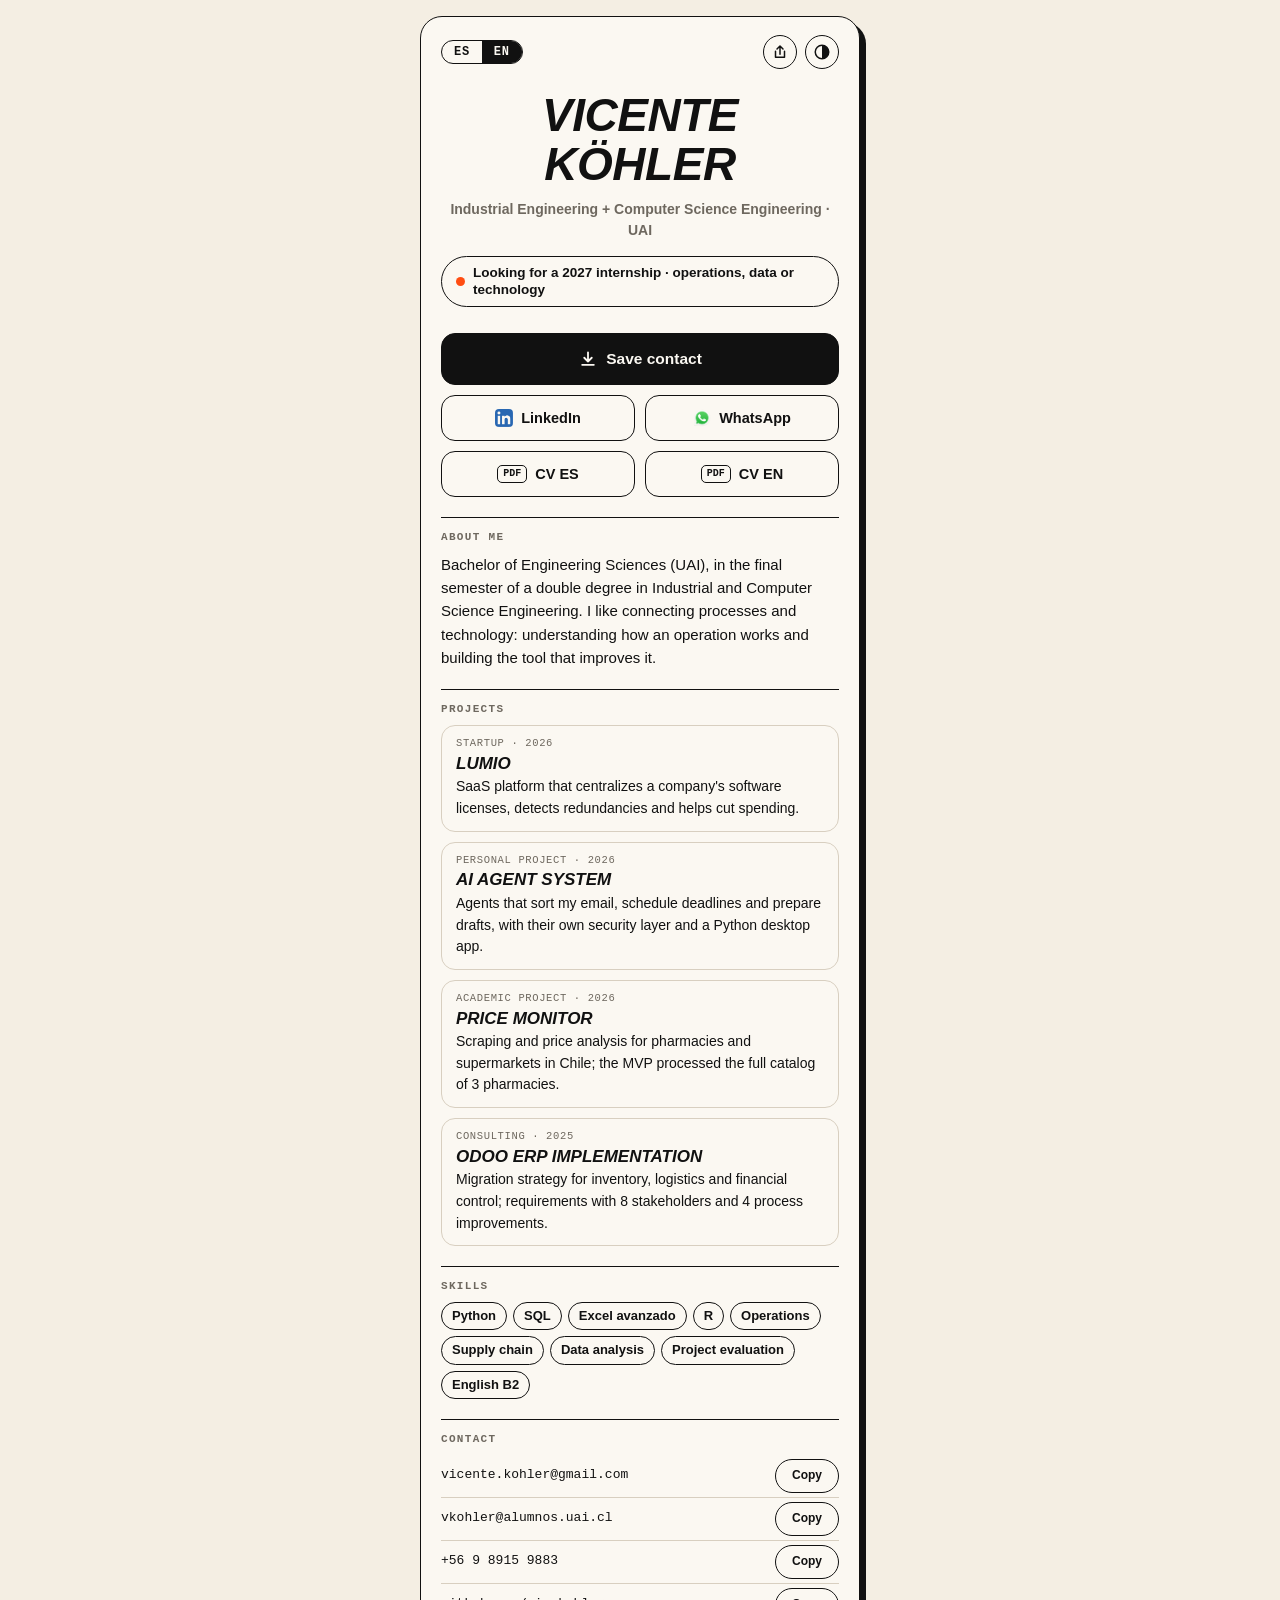
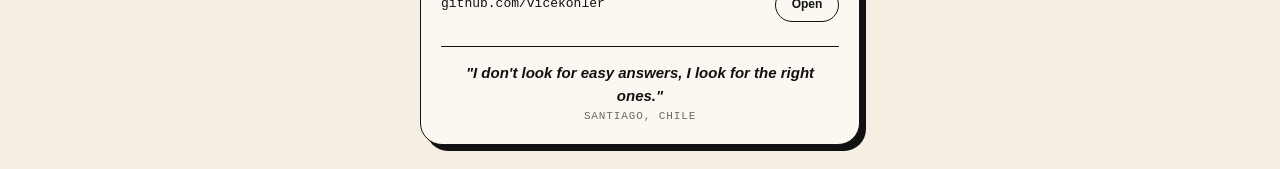
<file: index.html>
<!DOCTYPE html>
<html lang="es">
<head>
  <meta charset="UTF-8">
  <meta name="viewport" content="width=device-width, initial-scale=1, viewport-fit=cover">
  <title>Vicente Köhler</title>
  <meta name="description" content="Vicente Köhler · Ingeniería Civil Industrial e Informática (UAI). Busco práctica profesional 2027 en operaciones, datos o tecnología.">
  <meta property="og:title" content="Vicente Köhler">
  <meta property="og:description" content="Ingeniería Civil Industrial e Informática (UAI) · Busco práctica 2027 en operaciones, datos o tecnología.">
  <meta property="og:url" content="https://vicekohler.github.io/tarjeta-vicente/">
  <meta name="theme-color" content="#f4eee3">
  <link rel="icon" href="assets/icono.svg" type="image/svg+xml">
  <link rel="apple-touch-icon" href="assets/icono-180.png">
  <meta property="og:image" content="https://vicekohler.github.io/tarjeta-vicente/assets/vista-previa.png">
  <meta property="og:image:width" content="1200">
  <meta property="og:image:height" content="630">
  <meta name="twitter:card" content="summary_large_image">
  <!-- Solo se cargan archivos propios y las fuentes de Google; ningún script de terceros. -->
  <meta http-equiv="Content-Security-Policy" content="default-src 'self'; script-src 'self'; style-src 'self' https://fonts.googleapis.com; font-src https://fonts.gstatic.com; img-src 'self'; connect-src 'none'; object-src 'none'; base-uri 'none'; form-action 'none'">
  <meta name="referrer" content="strict-origin-when-cross-origin">
  <script src="js/tema.js?v=3"></script>
  <link rel="preconnect" href="https://fonts.googleapis.com">
  <link rel="preconnect" href="https://fonts.gstatic.com" crossorigin>
  <link href="https://fonts.googleapis.com/css2?family=Archivo:ital,wght@0,400;0,600;0,700;0,800;1,800;1,900&family=JetBrains+Mono:wght@500;700&display=swap" rel="stylesheet">
  <link rel="stylesheet" href="css/main.css?v=5">
</head>
<body>
  <main class="tarjeta">
    <header class="barra">
      <div class="idiomas" role="group" aria-label="Idioma / Language">
        <button type="button" data-idioma="es" aria-pressed="true">ES</button>
        <button type="button" data-idioma="en" aria-pressed="false">EN</button>
      </div>
      <div class="iconos">
      <button type="button" class="tema" id="compartir" aria-label="Compartir tarjeta" data-t-aria="compartir">
        <svg viewBox="0 0 24 24" aria-hidden="true"><path d="M12 15V4m0 0L8 8m4-4 4 4M6 11v8h12v-8" fill="none" stroke="currentColor" stroke-width="2" stroke-linecap="round" stroke-linejoin="round"/></svg>
      </button>
      <button type="button" class="tema" id="tema" aria-label="Cambiar tema">
        <svg viewBox="0 0 24 24" aria-hidden="true"><circle cx="12" cy="12" r="9" fill="none" stroke="currentColor" stroke-width="2"/><path d="M12 3a9 9 0 0 1 0 18z" fill="currentColor"/></svg>
      </button>
      </div>
    </header>

    <section class="perfil">
      <h1>Vicente<br>Köhler</h1>
      <p class="carrera" data-t="carrera">Ing. Civil Industrial + Ing. Civil Informática · UAI</p>
      <p class="busco"><span class="punto" aria-hidden="true"></span><span data-t="busco">Busco práctica 2027 · operaciones, datos o tecnología</span></p>
    </section>

    <nav class="acciones" aria-label="Contacto">
      <a class="boton principal" href="assets/vicente-kohler.vcf" download id="guardar">
        <svg viewBox="0 0 24 24" aria-hidden="true"><path d="M12 4v11m0 0-4.5-4.5M12 15l4.5-4.5M5 19h14" fill="none" stroke="currentColor" stroke-width="2.2" stroke-linecap="round" stroke-linejoin="round"/></svg>
        <span data-t="guardar">Guardar contacto</span>
      </a>
      <div class="par">
        <a class="boton" href="https://www.linkedin.com/in/vicente-k%C3%B6hler-merino-1a17bb230/" target="_blank" rel="noopener">
          <img src="assets/linkedin.png" alt="" width="18" height="18"> LinkedIn
        </a>
        <a class="boton" href="https://wa.me/56989159883" target="_blank" rel="noopener">
          <img src="assets/whatsapp.png" alt="" width="18" height="18"> WhatsApp
        </a>
      </div>
      <div class="par">
        <a class="boton" href="img/CV%20Vicente%20Kohler%202026.pdf" target="_blank" rel="noopener"><span class="etiqueta">PDF</span> <span data-t="cv_es">CV ES</span></a>
        <a class="boton" href="img/CV%20Vicente%20Kohler%202026%20English.pdf" target="_blank" rel="noopener"><span class="etiqueta">PDF</span> <span data-t="cv_en">CV EN</span></a>
      </div>
    </nav>

    <section class="bloque">
      <h2 data-t="t_sobre">Sobre mí</h2>
      <p data-t="sobre">Licenciado en Ciencias de la Ingeniería (UAI), en el último semestre de la doble titulación en Ingeniería Civil Industrial e Informática. Me gusta unir procesos y tecnología: entender cómo funciona una operación y construir la herramienta que la mejora.</p>
    </section>

    <section class="bloque">
      <h2 data-t="t_proyectos">Proyectos</h2>
      <article class="proyecto">
        <p class="meta" data-t="p1_meta">Emprendimiento · 2026</p>
        <h3>Lumio</h3>
        <p data-t="p1">Plataforma SaaS que centraliza las licencias de software de una empresa, detecta redundancias y ayuda a bajar el gasto.</p>
      </article>
      <article class="proyecto">
        <p class="meta" data-t="p2_meta">Proyecto personal · 2026</p>
        <h3 data-t="p2_titulo">Sistema de agentes de IA</h3>
        <p data-t="p2">Agentes que clasifican mi correo, agendan plazos y dejan borradores, con una capa de seguridad propia y una app de escritorio en Python.</p>
      </article>
      <article class="proyecto">
        <p class="meta" data-t="p3_meta">Proyecto académico · 2026</p>
        <h3 data-t="p3_titulo">Monitor de precios</h3>
        <p data-t="p3">Scraping y análisis de precios de farmacias y supermercados en Chile; el MVP procesaba el catálogo completo de 3 farmacias.</p>
      </article>
      <article class="proyecto">
        <p class="meta" data-t="p4_meta">Consultoría · 2025</p>
        <h3 data-t="p4_titulo">Implementación ERP Odoo</h3>
        <p data-t="p4">Estrategia de migración para inventario, logística y control financiero; requerimientos con 8 stakeholders y 4 mejoras de procesos.</p>
      </article>
    </section>

    <section class="bloque">
      <h2 data-t="t_habilidades">Habilidades</h2>
      <ul class="chips">
        <li>Python</li><li>SQL</li><li>Excel avanzado</li><li>R</li>
        <li data-t="h1">Operaciones</li><li data-t="h2">Cadena de suministro</li><li data-t="h3">Análisis de datos</li><li data-t="h4">Evaluación de proyectos</li>
        <li data-t="h5">Inglés B2</li>
      </ul>
    </section>

    <section class="bloque">
      <h2 data-t="t_contacto">Contacto</h2>
      <ul class="datos">
        <li><a class="dato" href="mailto:vicente.kohler@gmail.com">vicente.kohler@gmail.com</a><button type="button" class="copiar" data-copiar="vicente.kohler@gmail.com" data-t="copiar">Copiar</button></li>
        <li><a class="dato" href="mailto:vkohler@alumnos.uai.cl">vkohler@alumnos.uai.cl</a><button type="button" class="copiar" data-copiar="vkohler@alumnos.uai.cl" data-t="copiar">Copiar</button></li>
        <li><a class="dato" href="tel:+56989159883">+56 9 8915 9883</a><button type="button" class="copiar" data-copiar="+56989159883" data-t="copiar">Copiar</button></li>
        <li><a class="dato" href="https://github.com/vicekohler" target="_blank" rel="noopener">github.com/vicekohler</a><a class="copiar" href="https://github.com/vicekohler" target="_blank" rel="noopener" data-t="abrir" tabindex="-1" aria-hidden="true">Abrir</a></li>
      </ul>
    </section>

    <footer class="pie">
      <p data-t="frase">"No busco respuestas fáciles, busco las correctas."</p>
      <p class="lugar">Santiago, Chile</p>
    </footer>
  </main>

  <div class="aviso" id="aviso" role="status" aria-live="polite"></div>

  <script src="js/lang.js?v=4"></script>
</body>
</html>
</file>
<file: css/main.css>
/* Tarjeta de Vicente Köhler — misma identidad que lifelab (crema, negro, Archivo). */
:root {
  --fondo: #f4eee3;
  --papel: #fbf8f2;
  --tinta: #111111;
  --gris: #6e685f;
  --gris-claro: #d8cfc0;
  --acento: #ff4d12;
  --linea: 1.5px solid var(--tinta);
  --f: "Archivo", "Helvetica Neue", Helvetica, Arial, sans-serif;
  --f-dato: "JetBrains Mono", ui-monospace, Consolas, monospace;
  color-scheme: light;
}
/* Claro por defecto; el oscuro solo si la persona lo elige con el botón. */
:root[data-tema="oscuro"] {
  --fondo: #121110; --papel: #1c1a18; --tinta: #f4eee3; --gris: #a69f93; --gris-claro: #3a3631;
  color-scheme: dark;
}

*, *::before, *::after { box-sizing: border-box; }
html { -webkit-text-size-adjust: 100%; }
body {
  margin: 0;
  min-height: 100vh;
  background: var(--fondo);
  color: var(--tinta);
  font: 400 15px/1.55 var(--f);
  -webkit-font-smoothing: antialiased;
  -webkit-tap-highlight-color: transparent;
  padding: max(16px, env(safe-area-inset-top)) 16px max(24px, env(safe-area-inset-bottom));
}
a { color: inherit; }
button { font: inherit; color: inherit; }
:focus-visible { outline: 2.5px solid var(--acento); outline-offset: 3px; border-radius: 6px; }

.tarjeta {
  max-width: 440px;
  margin: 0 auto;
  background: var(--papel);
  border: var(--linea);
  border-radius: 22px;
  padding: 18px 20px 22px;
  box-shadow: 6px 6px 0 var(--tinta);
}

/* Barra superior */
.barra { display: flex; justify-content: space-between; align-items: center; }
.iconos { display: flex; gap: 8px; }
.idiomas { display: flex; border: var(--linea); border-radius: 999px; overflow: hidden; }
.idiomas button {
  border: 0; background: transparent; padding: 5px 12px; cursor: pointer;
  font: 700 12px/1 var(--f-dato); letter-spacing: .06em;
}
.idiomas button[aria-pressed="true"] { background: var(--tinta); color: var(--papel); }
.tema {
  width: 34px; height: 34px; border: var(--linea); border-radius: 50%;
  background: transparent; cursor: pointer; display: grid; place-items: center; padding: 0;
}
.tema svg { width: 18px; height: 18px; }

/* Perfil */
.perfil { text-align: center; padding: 22px 0 6px; }
h1 {
  margin: 0; font: italic 900 46px/1.06 var(--f); text-transform: uppercase; letter-spacing: -.01em;
}
.carrera { margin: 10px 0 0; font-weight: 600; color: var(--gris); font-size: 14px; }
.busco {
  display: inline-flex; align-items: center; gap: 8px; margin: 14px 0 0;
  padding: 7px 14px; border: var(--linea); border-radius: 999px;
  font-weight: 700; font-size: 13.5px; line-height: 1.3; text-align: left;
}
.punto {
  flex: none; width: 9px; height: 9px; border-radius: 50%; background: var(--acento);
  box-shadow: 0 0 0 0 var(--acento); animation: latido 2.4s ease-out infinite;
}
@keyframes latido { 0% { box-shadow: 0 0 0 0 rgba(255, 77, 18, .55); } 70%, 100% { box-shadow: 0 0 0 9px rgba(255, 77, 18, 0); } }

/* Acciones */
.acciones { display: grid; gap: 10px; margin: 20px 0 6px; }
.par { display: grid; grid-template-columns: 1fr 1fr; gap: 10px; }
.boton {
  display: flex; align-items: center; justify-content: center; gap: 8px;
  min-height: 46px; padding: 0 12px; border: var(--linea); border-radius: 14px;
  text-decoration: none; font-weight: 800; font-size: 14.5px; background: var(--papel);
  transition: transform .15s ease, box-shadow .15s ease;
}
.boton:hover { transform: translate(-1px, -1px); box-shadow: 3px 3px 0 var(--tinta); }
.boton:active { transform: translate(1px, 1px); box-shadow: none; }
.boton.principal { background: var(--tinta); color: var(--papel); min-height: 52px; font-size: 15.5px; }
.boton.principal svg { width: 20px; height: 20px; }
.boton img { border-radius: 4px; }
.etiqueta {
  font: 700 10px/1 var(--f-dato); padding: 3px 5px; border: 1px solid currentColor; border-radius: 5px;
}

/* Bloques */
.bloque { border-top: var(--linea); margin-top: 20px; padding-top: 14px; }
h2 {
  margin: 0 0 10px; font: 700 11px/1 var(--f-dato); letter-spacing: .12em; text-transform: uppercase; color: var(--gris);
}
.bloque > p { margin: 0; }
.proyecto { border: 1px solid var(--gris-claro); border-radius: 14px; padding: 11px 14px; margin-top: 10px; }
.proyecto:first-of-type { margin-top: 0; }
.proyecto .meta { margin: 0; font: 500 10.5px/1.2 var(--f-dato); color: var(--gris); text-transform: uppercase; letter-spacing: .06em; }
.proyecto h3 { margin: 4px 0 3px; font: italic 800 17px/1.15 var(--f); text-transform: uppercase; }
.proyecto p:last-child { margin: 0; font-size: 14px; }

.chips { list-style: none; margin: 0; padding: 0; display: flex; flex-wrap: wrap; gap: 6px; }
.chips li { border: 1px solid var(--tinta); border-radius: 999px; padding: 3px 10px; font-size: 13px; font-weight: 600; }

.datos { list-style: none; margin: 0; padding: 0; }
.datos li {
  display: flex; align-items: center; justify-content: space-between; gap: 10px;
  padding: 4px 0; border-bottom: 1px solid var(--gris-claro);
}
.datos li:last-child { border-bottom: 0; }
.dato { font: 500 13px/1.3 var(--f-dato); overflow-wrap: anywhere; text-decoration: none; padding: 8px 0; }
a.dato:hover { text-decoration: underline; }
.copiar {
  flex: none; border: var(--linea); border-radius: 999px; background: transparent; cursor: pointer;
  padding: 4px 11px; font-size: 12px; font-weight: 700; text-decoration: none;
  min-height: 34px; min-width: 64px; display: inline-flex; align-items: center; justify-content: center; position: relative;
}
.copiar::after { content: ""; position: absolute; inset: -6px -4px; } /* área táctil de ~46 px */

.pie { text-align: center; margin-top: 20px; border-top: var(--linea); padding-top: 14px; }
.pie p { margin: 0; font-style: italic; font-weight: 600; }
.pie .lugar { margin-top: 4px; font: normal 500 11px/1 var(--f-dato); color: var(--gris); letter-spacing: .08em; text-transform: uppercase; }

/* Aviso "copiado" */
.aviso {
  position: fixed; left: 50%; bottom: max(20px, env(safe-area-inset-bottom)); transform: translate(-50%, 20px);
  background: var(--tinta); color: var(--papel); padding: 9px 16px; border-radius: 999px;
  font-weight: 700; font-size: 13.5px; opacity: 0; pointer-events: none; transition: opacity .2s, transform .2s;
}
.aviso.visible { opacity: 1; transform: translate(-50%, 0); }

@media (max-width: 360px) {
  .tarjeta { padding: 16px 14px 20px; box-shadow: 4px 4px 0 var(--tinta); }
  h1 { font-size: 38px; }
  .boton { font-size: 13.5px; }
}
@media (prefers-reduced-motion: reduce) {
  .punto { animation: none; }
  .boton, .aviso { transition: none; }
}
</file>
